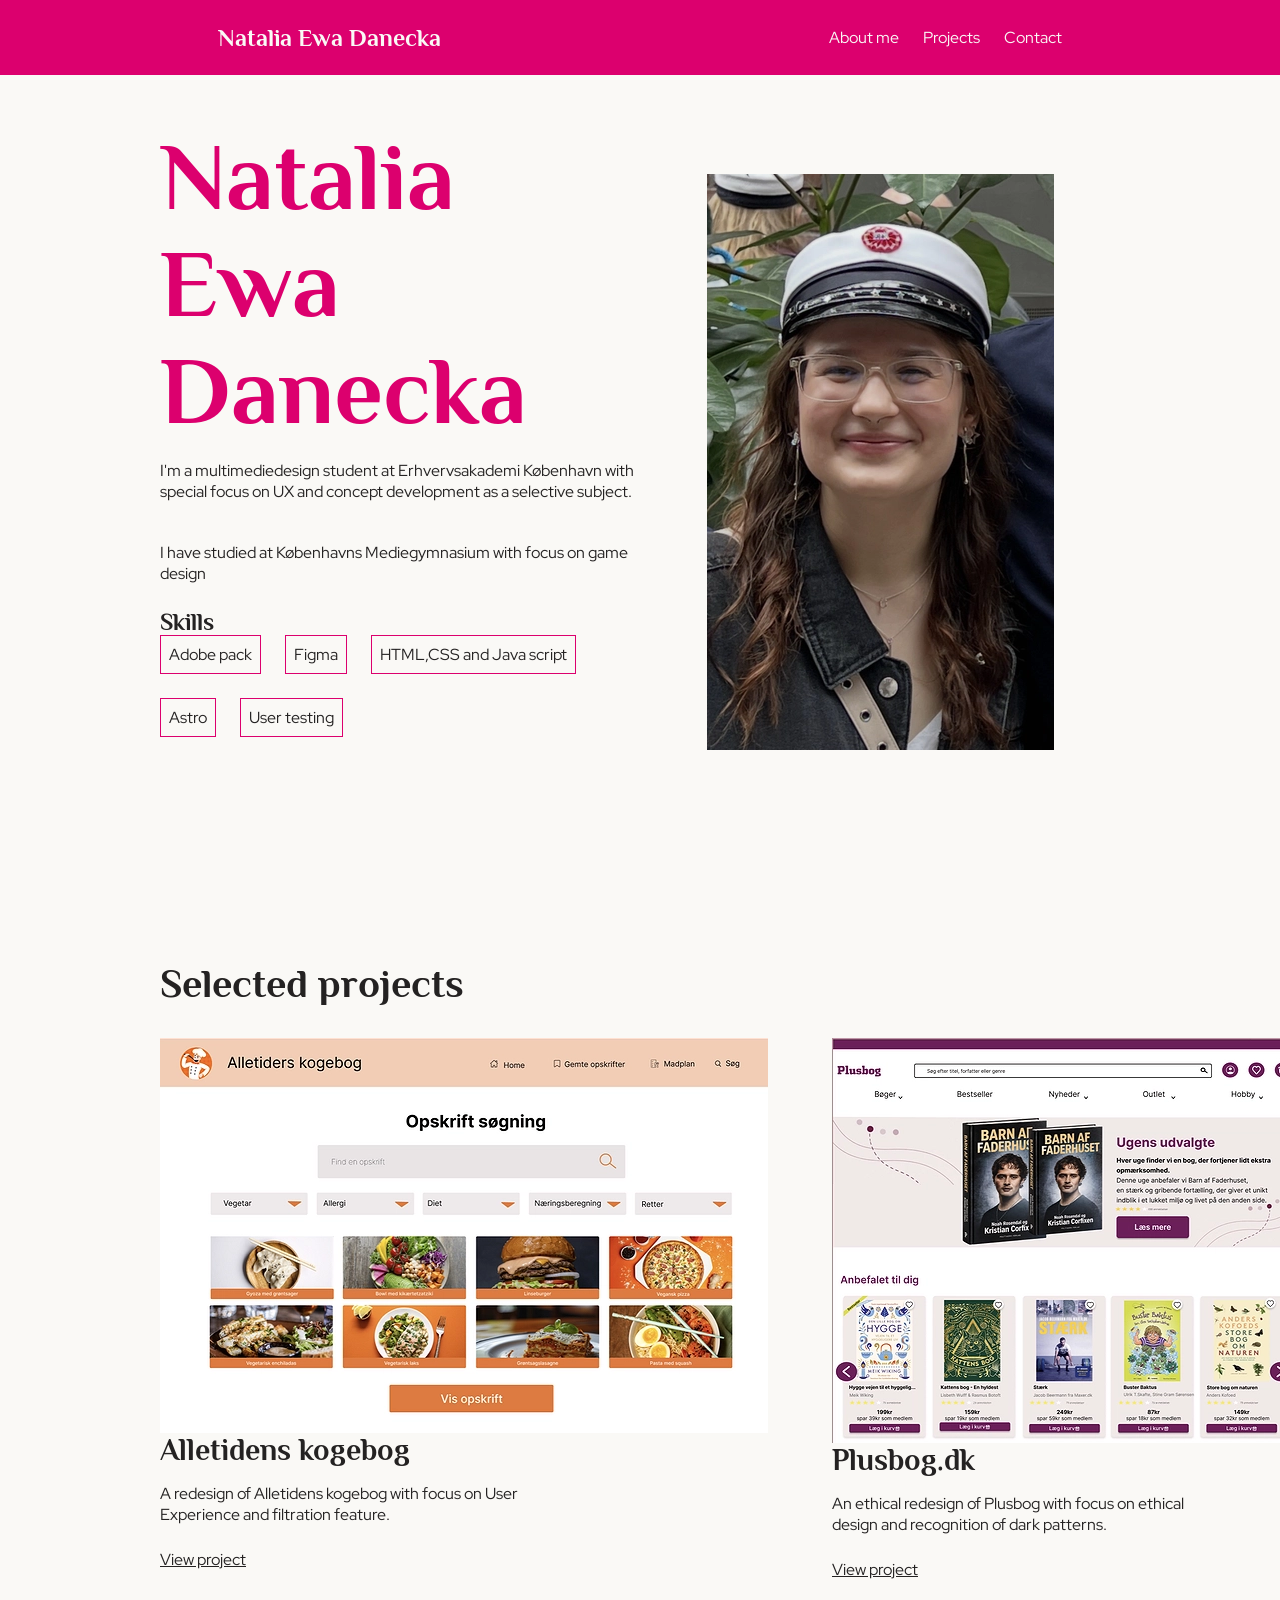
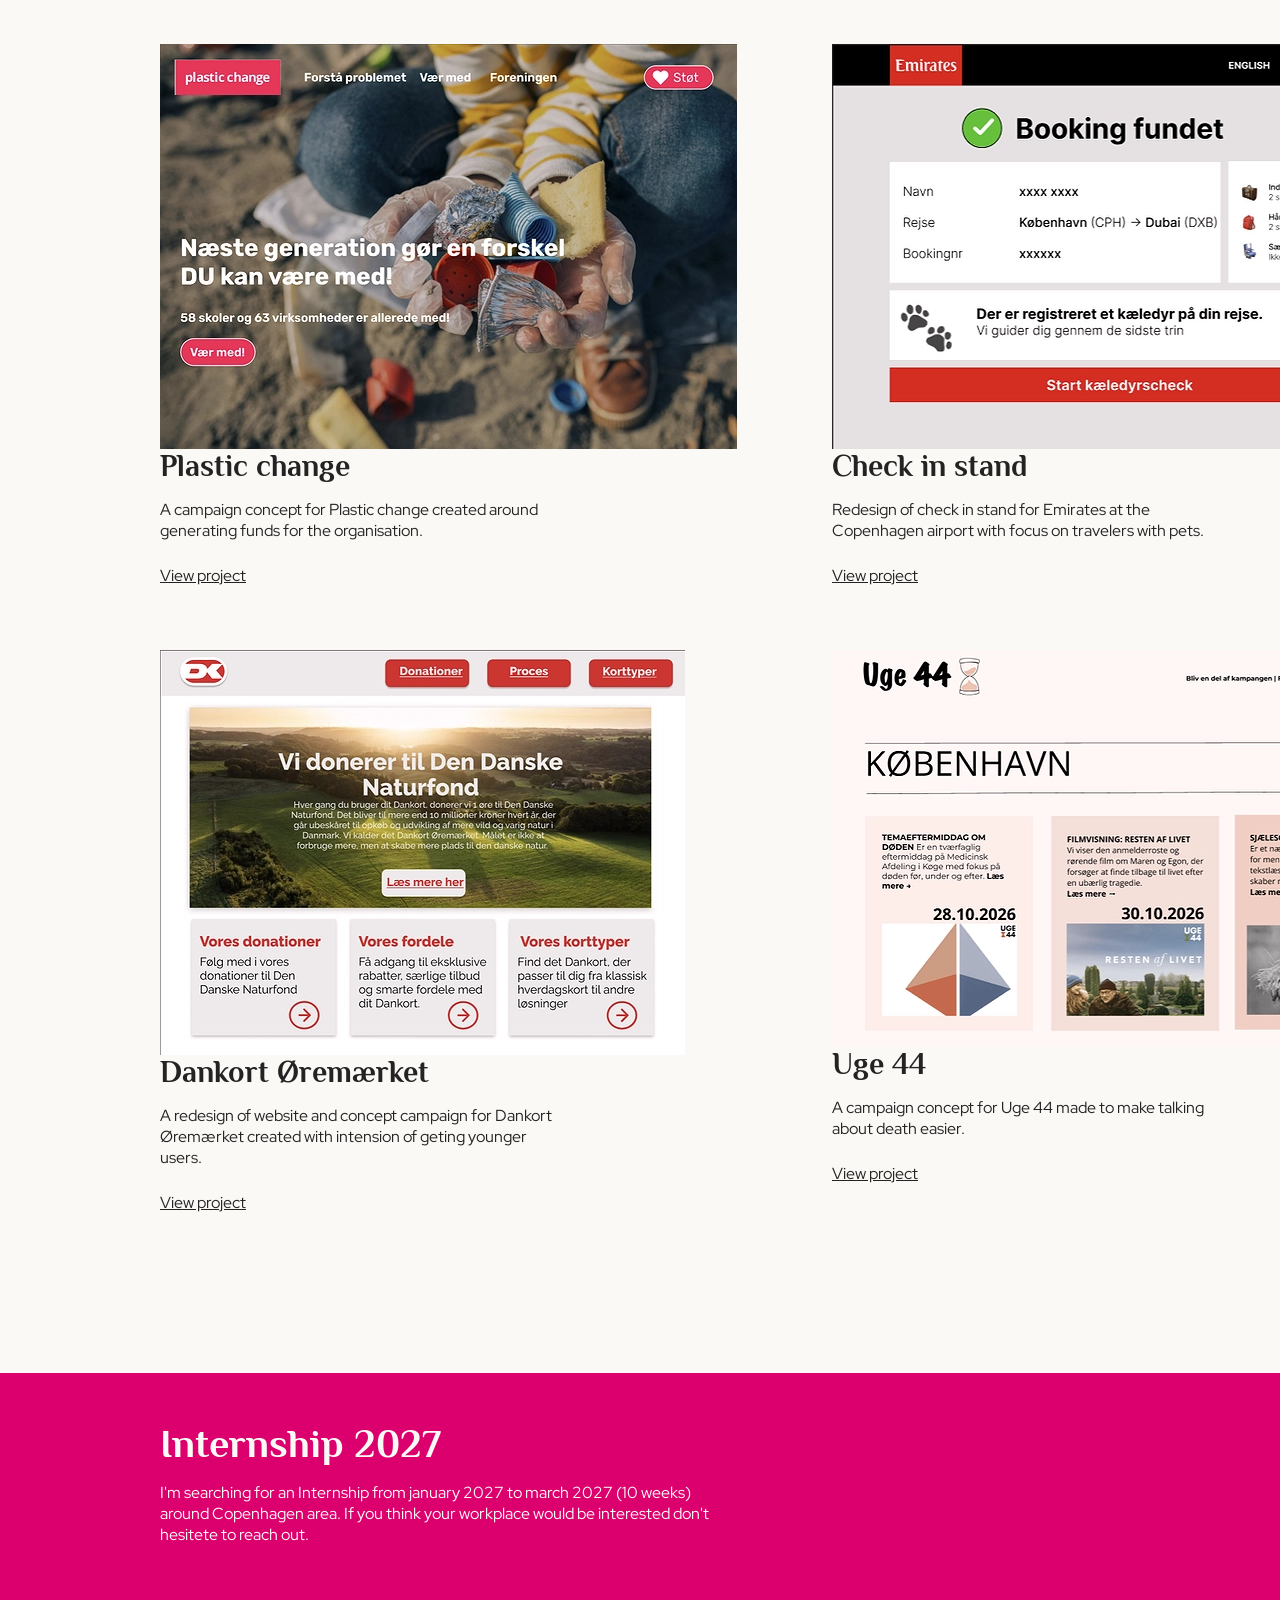
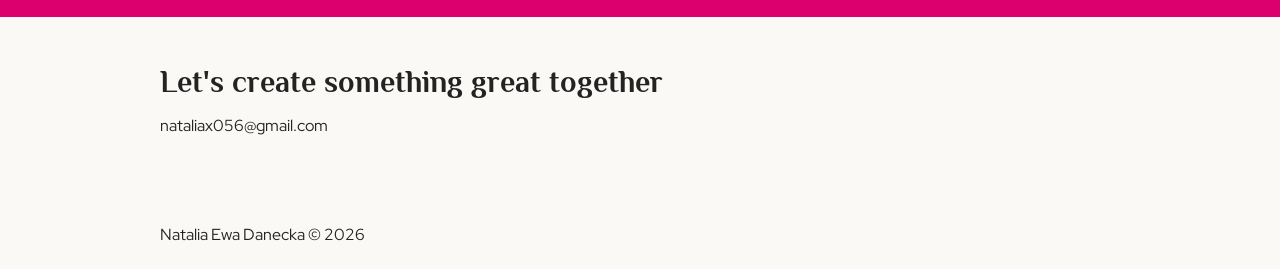
<file: index.html>
<!doctype html>
<html lang="en">
  <head>
    <meta charset="UTF-8" />
    <meta name="viewport" content="width=device-width, initial-scale=1.0" />
    <title>Portfolio</title>
    <link rel="stylesheet" href="/css/layout.css" />
    <link rel="stylesheet" href="/css/style.css" />
  </head>
  <body>
    <header>
      <h2>Natalia Ewa Danecka</h2>
      <nav>
        <ul>
          <li><a href="">About me</a></li>
          <li><a href="">Projects</a></li>
          <li><a href="">Contact</a></li>
        </ul>
      </nav>
    </header>
    <main>
      <div class="namepic">
        <div class="heroinfo">
          <h1>Natalia Ewa Danecka</h1>
          <p>I'm a multimediedesign student at Erhvervsakademi København with special focus on UX and concept development as a selective subject.</p>
          <p>I have studied at Københavns Mediegymnasium with focus on game design</p>
          <h2>Skills</h2>
          <ul>
            <li>Adobe pack</li>
            <li>Figma</li>
            <li>HTML,CSS and Java script</li>
            <li>Astro</li>
            <li>User testing</li>
          </ul>
        </div>
        <img src="/img/profile_.webp" alt="" />
      </div>
      <div class="projectindex">
        <h2 class="selected">Selected projects</h2>
        <section class="projectsgrid">
          <div>
            <img src="/img/kogebog.webp" alt="" />
            <h3>Alletidens kogebog</h3>
            <p>A redesign of Alletidens kogebog with focus on User Experience and filtration feature.</p>
            <a href="kogbog.html">View project</a>
          </div>
          <div>
            <img src="/img/plusbog.webp" alt="" />
            <h3>Plusbog.dk</h3>
            <p>An ethical redesign of Plusbog with focus on ethical design and recognition of dark patterns.</p>
            <a href="plusbog.html">View project</a>
          </div>
          <div>
            <img src="/img/plastic.webp" alt="" />
            <h3>Plastic change</h3>
            <p>A campaign concept for Plastic change created around generating funds for the organisation.</p>
            <a href="plastic-change.html">View project</a>
          </div>
          <div>
            <img src="/img/emirates.webp" alt="" />
            <h3>Check in stand</h3>
            <p>Redesign of check in stand for Emirates at the Copenhagen airport with focus on travelers with pets.</p>
            <a href="emirates.html">View project</a>
          </div>
          <div>
            <img src="/img/dankort.webp" alt="" />
            <h3>Dankort Øremærket</h3>
            <p>A redesign of website and concept campaign for Dankort Øremærket created with intension of geting younger users.</p>
            <a href="dankort.html">View project</a>
          </div>
          <div>
            <img src="/img/uge44.webp" alt="" />
            <h3>Uge 44</h3>
            <p>A campaign concept for Uge 44 made to make talking about death easier.</p>
            <a href="uge44.html">View project</a>
          </div>
        </section>
      </div>
      <div class="intern">
        <h2>Internship 2027</h2>
        <p>I'm searching for an Internship from january 2027 to march 2027 (10 weeks) around Copenhagen area. If you think your workplace would be interested don't hesitete to reach out.</p>
      </div>
      <div class="contact">
        <h3>Let's create something great together</h3>
        <p>nataliax056@gmail.com</p>
      </div>
    </main>
    <footer>
      <p>Natalia Ewa Danecka © 2026</p>
    </footer>
  </body>
</html>
</file>
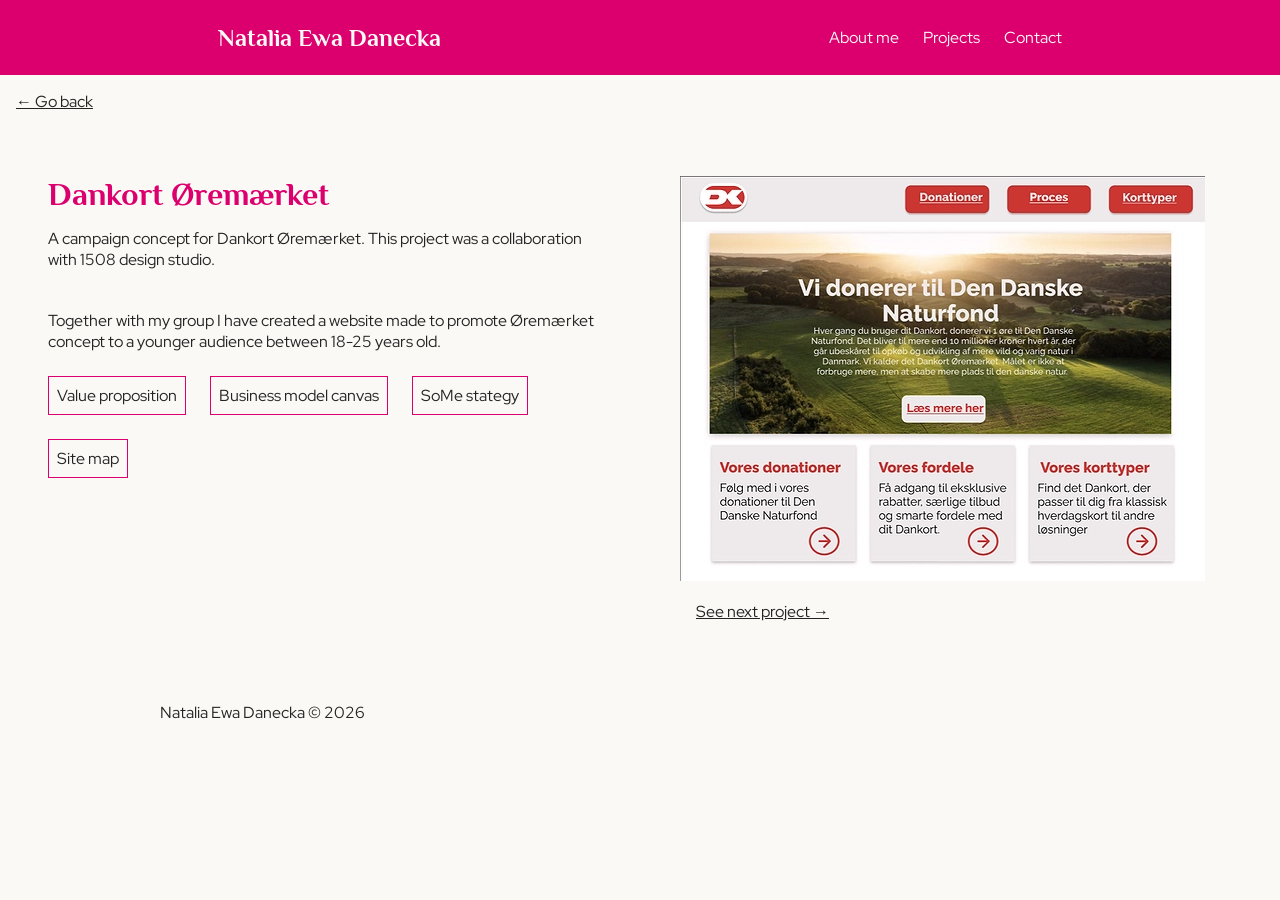
<file: dankort.html>
<!doctype html>
<html lang="en">
  <head>
    <meta charset="UTF-8" />
    <meta name="viewport" content="width=device-width, initial-scale=1.0" />
    <title>Dankort</title>
    <link rel="stylesheet" href="/css/layout.css" />
    <link rel="stylesheet" href="/css/style.css" />
  </head>
  <body>
    <header>
      <h2>Natalia Ewa Danecka</h2>
      <nav>
        <ul>
          <li><a href="">About me</a></li>
          <li><a href="">Projects</a></li>
          <li><a href="">Contact</a></li>
        </ul>
      </nav>
    </header>
    <main>
      <a href="index.html" class="goback">← Go back</a>

      <div class="projectpagegrid">
        <div>
          <h1>Dankort Øremærket</h1>
          <p>A campaign concept for Dankort Øremærket. This project was a collaboration with 1508 design studio.</p>
          <p>Together with my group I have created a website made to promote Øremærket concept to a younger audience between 18-25 years old.</p>
          <ul>
            <li>Value proposition</li>
            <li>Business model canvas</li>
            <li>SoMe stategy</li>
            <li>Site map</li>
          </ul>
        </div>
        <div>
          <img src="/img/dankort.webp" alt="" />
          <a href="uge44.html" class="nextpage">See next project →</a>
        </div>
      </div>
    </main>
    <footer>
      <p>Natalia Ewa Danecka © 2026</p>
    </footer>
  </body>
</html>
</file>
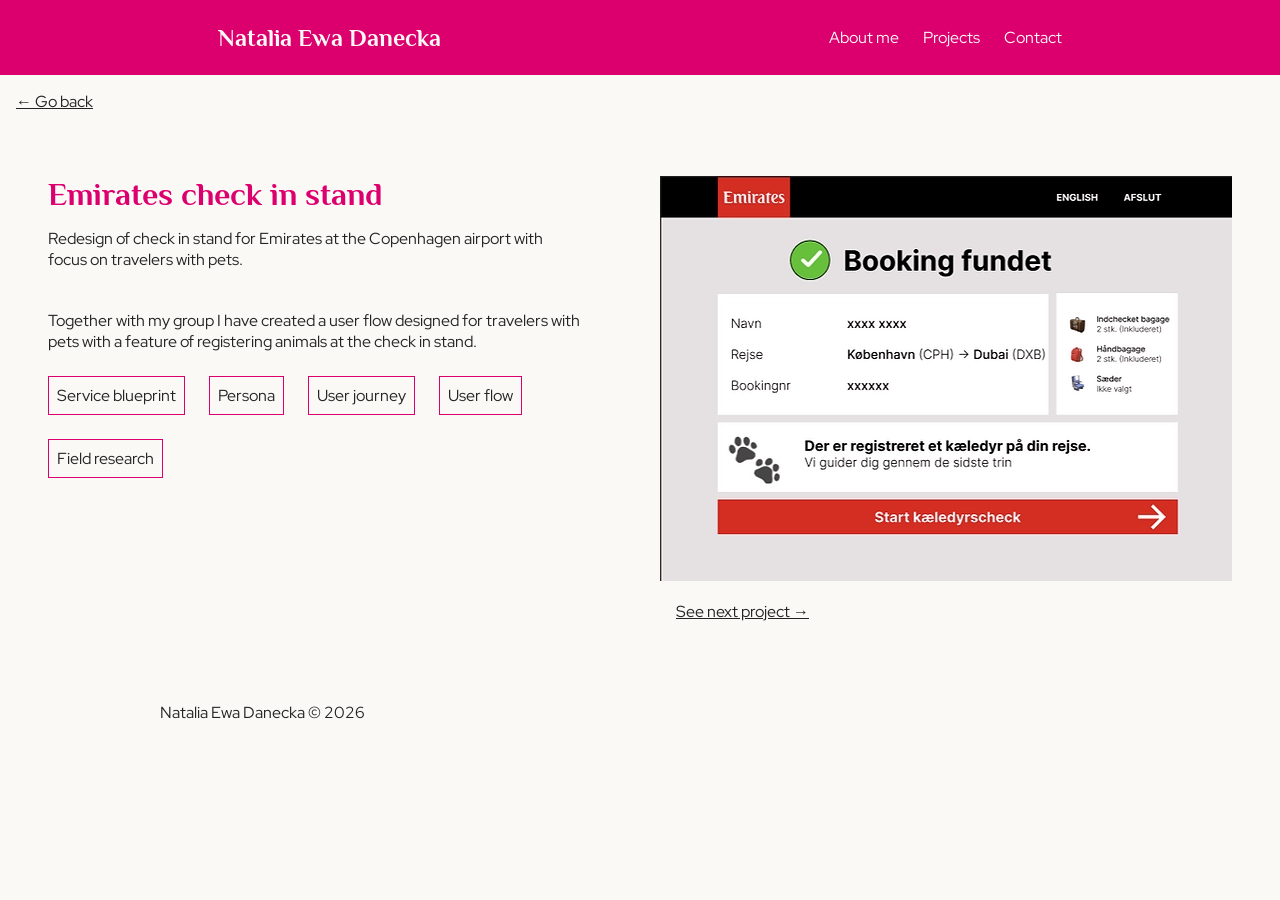
<file: emirates.html>
<!doctype html>
<html lang="en">
  <head>
    <meta charset="UTF-8" />
    <meta name="viewport" content="width=device-width, initial-scale=1.0" />
    <title>Emirates</title>
    <link rel="stylesheet" href="/css/layout.css" />
    <link rel="stylesheet" href="/css/style.css" />
  </head>
  <body>
    <header>
      <h2>Natalia Ewa Danecka</h2>
      <nav>
        <ul>
          <li><a href="">About me</a></li>
          <li><a href="">Projects</a></li>
          <li><a href="">Contact</a></li>
        </ul>
      </nav>
    </header>
    <main>
      <a href="index.html" class="goback">← Go back</a>

      <div class="projectpagegrid">
        <div>
          <h1>Emirates check in stand</h1>
          <p>Redesign of check in stand for Emirates at the Copenhagen airport with focus on travelers with pets.</p>
          <p>Together with my group I have created a user flow designed for travelers with pets with a feature of registering animals at the check in stand.</p>
          <ul>
            <li>Service blueprint</li>
            <li>Persona</li>
            <li>User journey</li>
            <li>User flow</li>
            <li>Field research</li>
          </ul>
        </div>
        <div>
          <img src="/img/emirates.webp" alt="" />
          <a href="dankort.html" class="nextpage">See next project →</a>
        </div>
      </div>
    </main>
    <footer>
      <p>Natalia Ewa Danecka © 2026</p>
    </footer>
  </body>
</html>
</file>
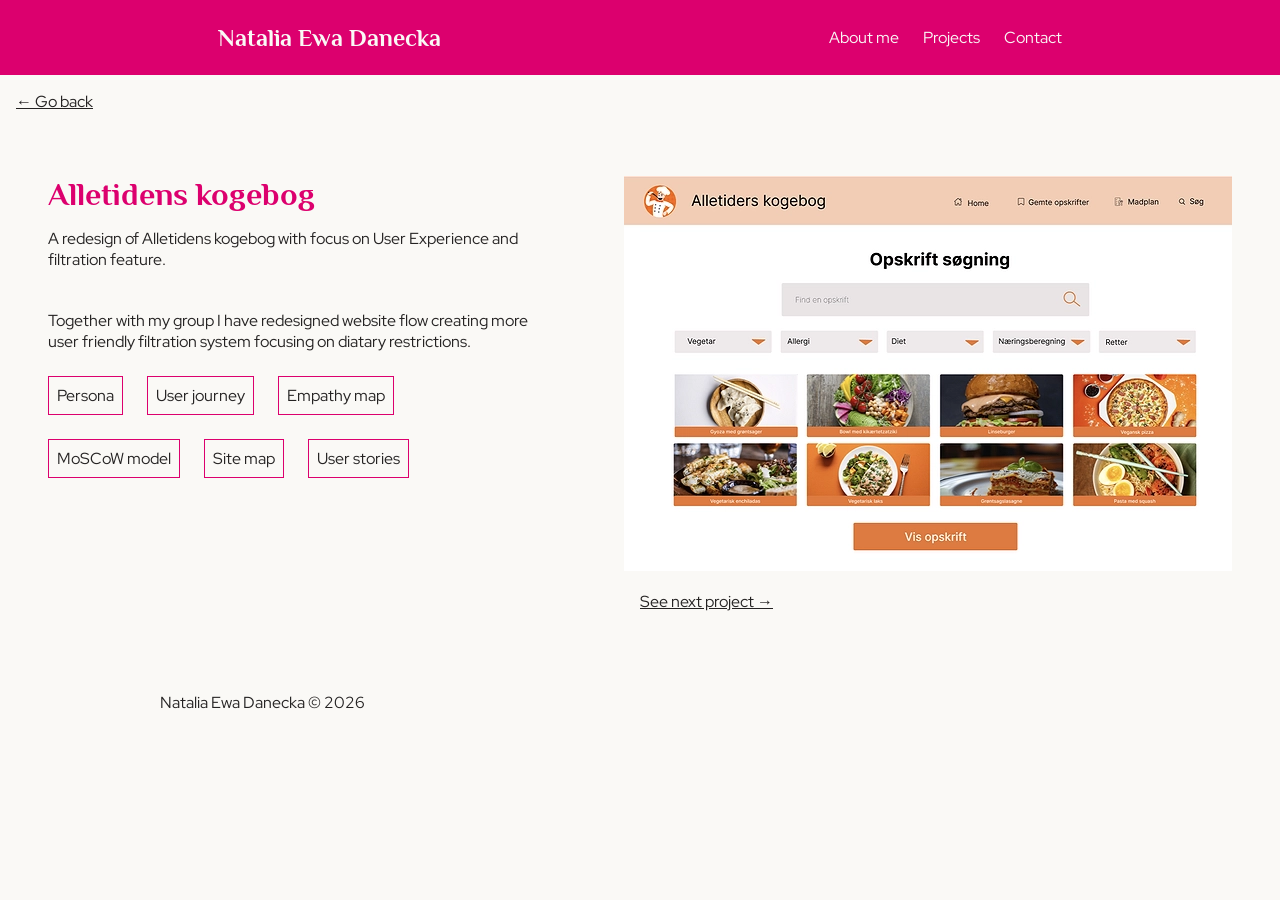
<file: kogbog.html>
<!doctype html>
<html lang="en">
  <head>
    <meta charset="UTF-8" />
    <meta name="viewport" content="width=device-width, initial-scale=1.0" />
    <title>Kogebog</title>
    <link rel="stylesheet" href="/css/layout.css" />
    <link rel="stylesheet" href="/css/style.css" />
  </head>
  <body>
    <header>
      <h2>Natalia Ewa Danecka</h2>
      <nav>
        <ul>
          <li><a href="">About me</a></li>
          <li><a href="">Projects</a></li>
          <li><a href="">Contact</a></li>
        </ul>
      </nav>
    </header>
    <main>
      <a href="index.html" class="goback">← Go back</a>

      <div class="projectpagegrid">
        <div>
          <h1>Alletidens kogebog</h1>
          <p>A redesign of Alletidens kogebog with focus on User Experience and filtration feature.</p>
          <p>Together with my group I have redesigned website flow creating more user friendly filtration system focusing on diatary restrictions.</p>
          <ul>
            <li>Persona</li>
            <li>User journey</li>
            <li>Empathy map</li>
            <li>MoSCoW model</li>
            <li>Site map</li>
            <li>User stories</li>
          </ul>
        </div>
        <div>
          <img src="/img/kogebog.webp" alt="" />
          <a href="plusbog.html" class="nextpage">See next project →</a>
        </div>
      </div>
    </main>
    <footer>
      <p>Natalia Ewa Danecka © 2026</p>
    </footer>
  </body>
</html>
</file>
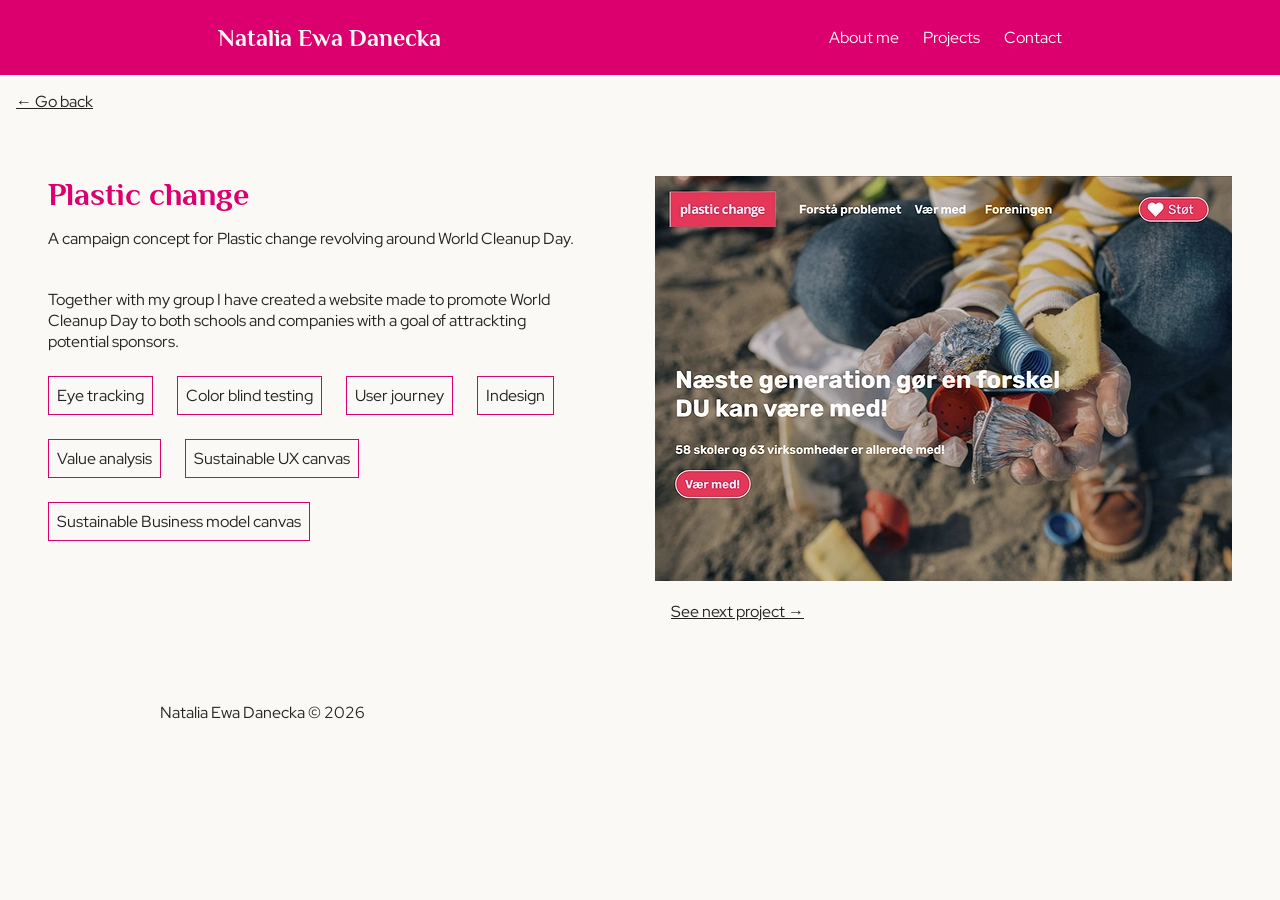
<file: plastic-change.html>
<!doctype html>
<html lang="en">
  <head>
    <meta charset="UTF-8" />
    <meta name="viewport" content="width=device-width, initial-scale=1.0" />
    <title>Plastic change</title>
    <link rel="stylesheet" href="/css/layout.css" />
    <link rel="stylesheet" href="/css/style.css" />
  </head>
  <body>
    <header>
      <h2>Natalia Ewa Danecka</h2>
      <nav>
        <ul>
          <li><a href="">About me</a></li>
          <li><a href="">Projects</a></li>
          <li><a href="">Contact</a></li>
        </ul>
      </nav>
    </header>
    <main>
      <a href="index.html" class="goback">← Go back</a>

      <div class="projectpagegrid">
        <div>
          <h1>Plastic change</h1>
          <p>A campaign concept for Plastic change revolving around World Cleanup Day.</p>
          <p>Together with my group I have created a website made to promote World Cleanup Day to both schools and companies with a goal of attrackting potential sponsors.</p>
          <ul>
            <li>Eye tracking</li>
            <li>Color blind testing</li>
            <li>User journey</li>
            <li>Indesign</li>
            <li>Value analysis</li>
            <li>Sustainable UX canvas</li>
            <li>Sustainable Business model canvas</li>
          </ul>
        </div>
        <div>
          <img src="/img/plastic.webp" alt="" />
          <a href="emirates.html" class="nextpage">See next project →</a>
        </div>
      </div>
    </main>
    <footer>
      <p>Natalia Ewa Danecka © 2026</p>
    </footer>
  </body>
</html>
</file>
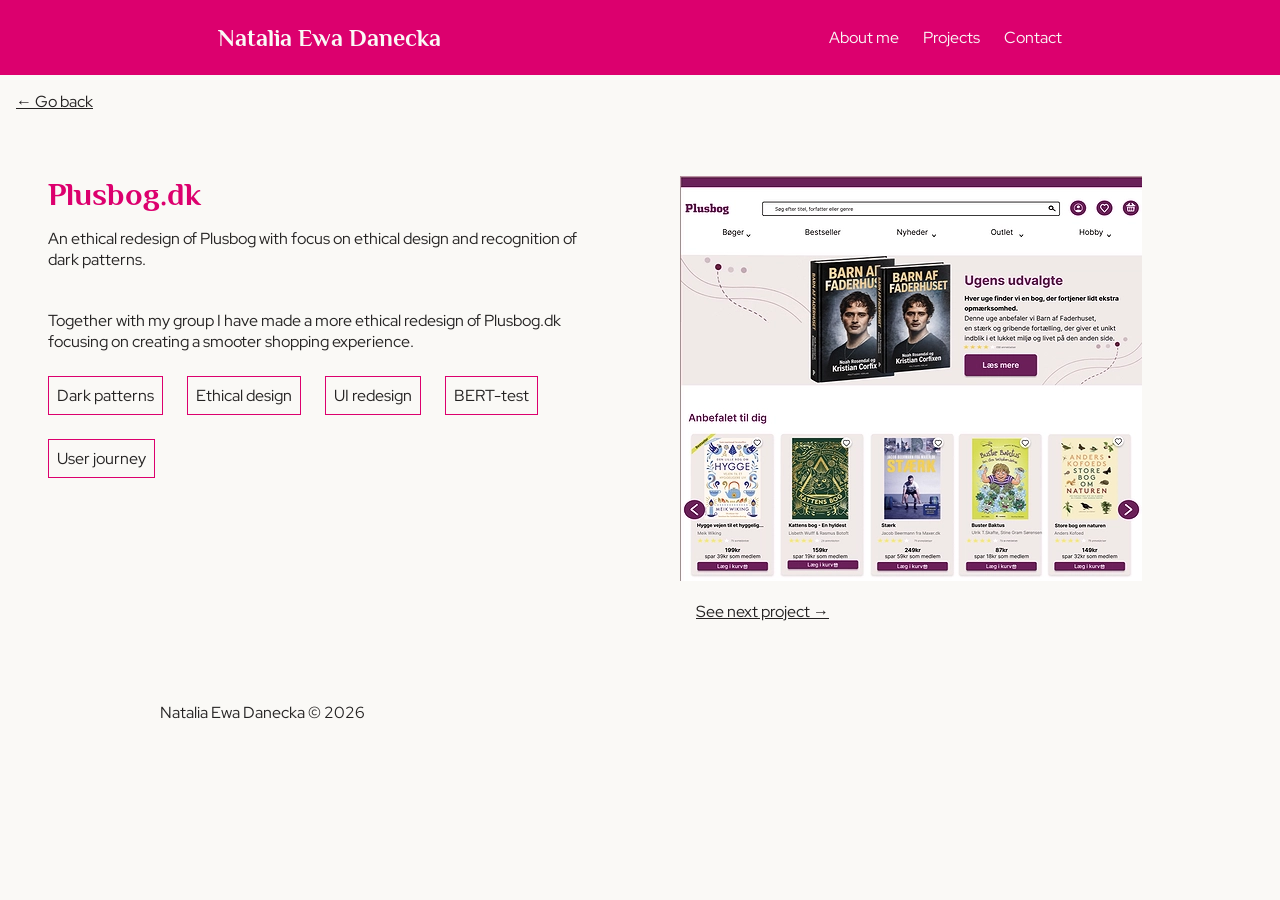
<file: plusbog.html>
<!doctype html>
<html lang="en">
  <head>
    <meta charset="UTF-8" />
    <meta name="viewport" content="width=device-width, initial-scale=1.0" />
    <title>Plusbog</title>
    <link rel="stylesheet" href="/css/layout.css" />
    <link rel="stylesheet" href="/css/style.css" />
  </head>
  <body>
    <header>
      <h2>Natalia Ewa Danecka</h2>
      <nav>
        <ul>
          <li><a href="">About me</a></li>
          <li><a href="">Projects</a></li>
          <li><a href="">Contact</a></li>
        </ul>
      </nav>
    </header>
    <main>
      <a href="index.html" class="goback">← Go back</a>

      <div class="projectpagegrid">
        <div>
          <h1>Plusbog.dk</h1>
          <p>An ethical redesign of Plusbog with focus on ethical design and recognition of dark patterns.</p>
          <p>Together with my group I have made a more ethical redesign of Plusbog.dk focusing on creating a smooter shopping experience.</p>
          <ul>
            <li>Dark patterns</li>
            <li>Ethical design</li>
            <li>UI redesign</li>
            <li>BERT-test</li>
            <li>User journey</li>
          </ul>
        </div>
        <div>
          <img src="/img/plusbog.webp" alt="" />
          <a href="plastic-change.html" class="nextpage">See next project →</a>
        </div>
      </div>
    </main>
    <footer>
      <p>Natalia Ewa Danecka © 2026</p>
    </footer>
  </body>
</html>
</file>
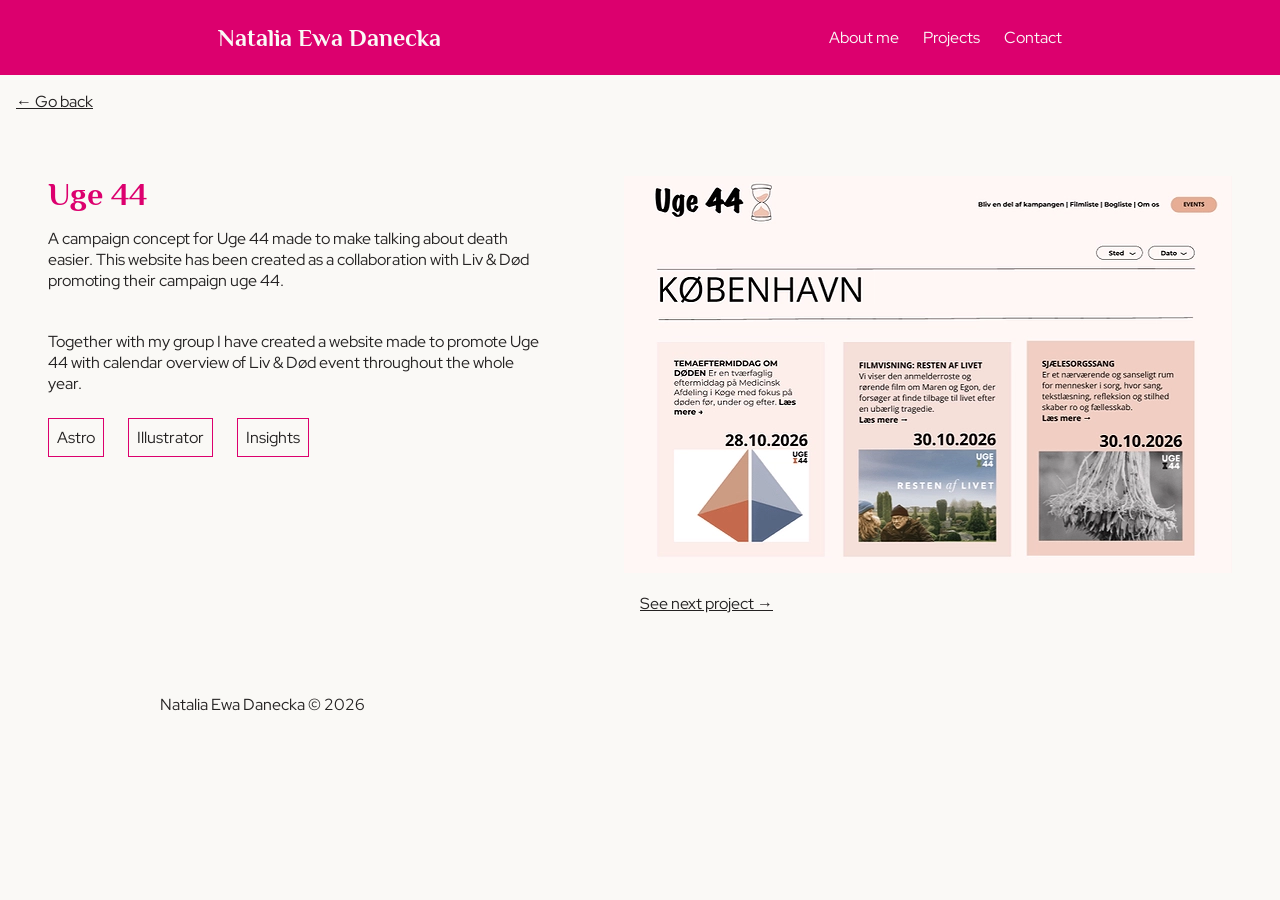
<file: uge44.html>
<!doctype html>
<html lang="en">
  <head>
    <meta charset="UTF-8" />
    <meta name="viewport" content="width=device-width, initial-scale=1.0" />
    <title>Uge44</title>
    <link rel="stylesheet" href="/css/layout.css" />
    <link rel="stylesheet" href="/css/style.css" />
  </head>
  <body>
    <header>
      <h2>Natalia Ewa Danecka</h2>
      <nav>
        <ul>
          <li><a href="">About me</a></li>
          <li><a href="">Projects</a></li>
          <li><a href="">Contact</a></li>
        </ul>
      </nav>
    </header>
    <main>
      <a href="index.html" class="goback">← Go back</a>

      <div class="projectpagegrid">
        <div>
          <h1>Uge 44</h1>
          <p>A campaign concept for Uge 44 made to make talking about death easier. This website has been created as a collaboration with Liv & Død promoting their campaign uge 44.</p>
          <p>Together with my group I have created a website made to promote Uge 44 with calendar overview of Liv & Død event throughout the whole year.</p>
          <ul>
            <li>Astro</li>
            <li>Illustrator</li>
            <li>Insights</li>
          </ul>
        </div>
        <div>
          <img src="/img/uge44.webp" alt="" />
          <a href="kogbog.html" class="nextpage">See next project → </a>
        </div>
      </div>
    </main>
    <footer>
      <p>Natalia Ewa Danecka © 2026</p>
    </footer>
  </body>
</html>
</file>
<file: css/layout.css>
* {
  margin: 0;
  padding: 0;
}
body {
  background-color: #faf9f6;
}
header {
  display: flex;
  background-color: #dc006e;
  align-items: center;
  justify-content: space-around;
  color: #faf9f6;
  padding: 1.5rem;
}
header ul {
  display: flex;
  gap: 1.5rem;
}
header nav ul li {
  list-style: none;
}
header a {
  text-decoration: none;
  color: #faf9f6;
}
header h2 {
  color: #faf9f6;
}

.namepic {
  margin-left: 10rem;
  margin-right: 10rem;
  margin-top: 3rem;
}
.projectindex {
  margin: 10rem;
}
.heroinfo {
  padding-bottom: 4rem;
}
.projectsgrid {
  gap: 4rem;
}
.projectsgrid p {
  max-width: 400px;
}
.projectsgrid div {
  align-items: left;
}
.projectsgrid img {
  display: flex;
}
.projectsgrid h3 {
  font-size: 30px;
}
.contact {
  padding: 3rem;
  padding-left: 10rem;
}
.contact h3 {
  font-size: 30px;
}
.nextpage {
  align-self: right;
}

@media screen and (width> 800px) {
  .namepic {
    display: grid;
    grid-template-columns: 1fr 1fr;
  }
  .namepic img {
    place-self: center;
  }
  .projectsgrid {
    display: grid;
    grid-template-columns: 1fr 1fr;
  }
  .projectpagegrid {
    display: grid;
    grid-template-columns: 1fr 1fr;
    
  }
}
</file>
<file: css/style.css>
@font-face {
  font-family: "Philosofer-bold";
  src: url(/font/Philosopher-Bold.ttf);
}

@font-face {
  font-family: "Redhat";
  src: url(/font/RedHatDisplay-Regular.ttf);
}

h1,
h2,
h3 {
  font-family: "Philosofer-bold";
}
h1 {
  color: #dc006e;
}
h2,
h3 {
  color: #242222;
}
p,
a,
li {
  font-family: "Redhat";
  color: #242222;
}

p {
  padding-bottom: 1.5rem;
  padding-top: 1rem;
}
.namepic h1 {
  font-size: 96px;
}

.projectpagegrid {
  gap: 5rem;
  margin: 3rem;
  margin-top: 4rem;
}
.projectpagegrid p {
  max-width: 550px;
}
.projectpagegrid ul {
  display: flex;
  flex-wrap: wrap;
  gap: 1.5rem;
  max-width: 550px;
}
.projectpagegrid li {
  list-style: none;
  border-style: solid;
  border-color: #dc006e;
  padding: 0.5rem;
  border-width: 1px;
}
.intern {
  margin: 0;
  /* margin-top: 3rem; */
  background-color: #dc006e;
  padding: 3rem;
  padding-left: 10rem;
}
.intern p {
  color: #faf9f6;
  max-width: 550px;
}
.intern h2 {
  color: #faf9f6;
  font-size: 40px;
}
footer {
  /* background-color: #dc006e; */

  padding-left: 10rem;
}
.selected{
    font-size: 40px;
    padding-bottom: 2rem;
}
.heroinfo li{
    list-style: none;
  border-style: solid;
  border-color: #dc006e;
  padding: 0.5rem;
  border-width: 1px;
}
.heroinfo ul{
    display: flex;
  flex-wrap: wrap;
  gap: 1.5rem;
  max-width: 550px;
}
.nextpage{
    display: flex;
    margin: 1rem;
    place-content: right;
}
.goback{
    display: flex;
    margin: 1rem;
}
</file>
